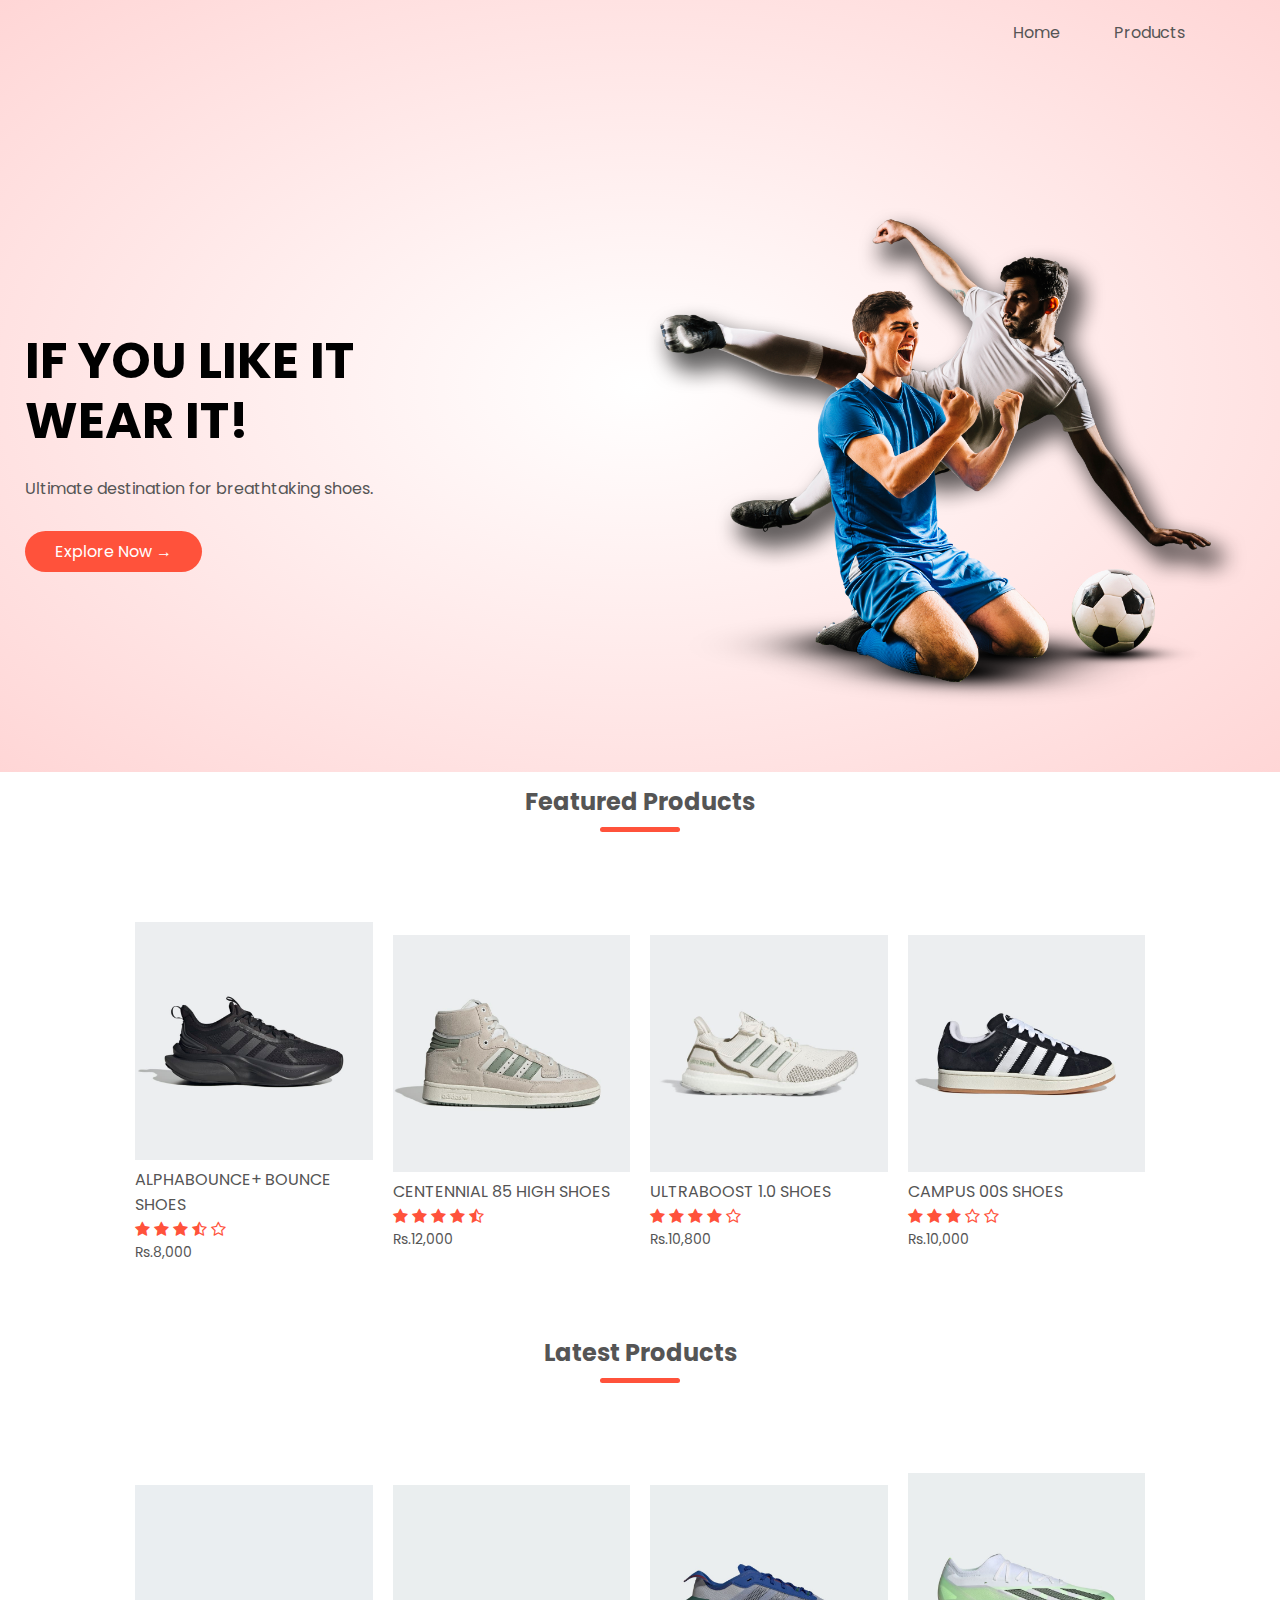
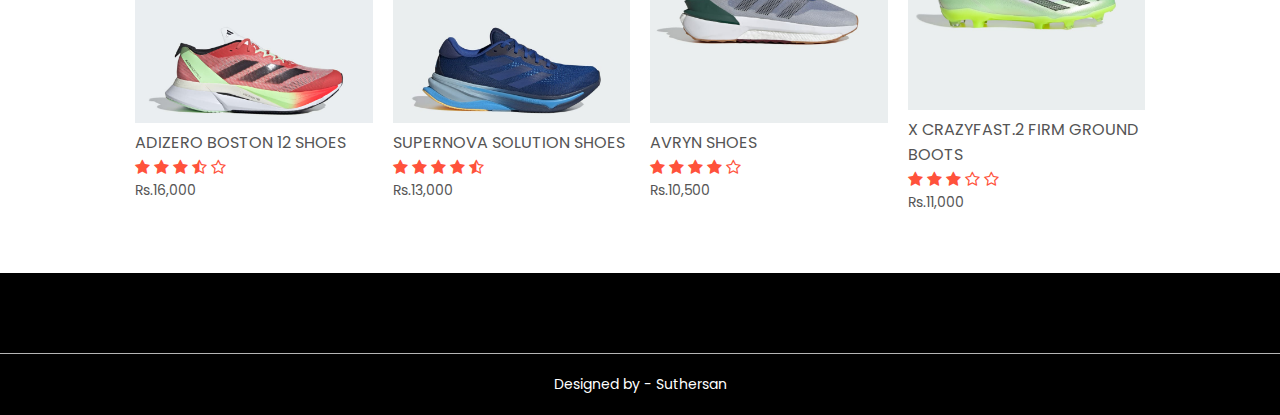
<file: index.html>
<!DOCTYPE html>
<html>
    
    <head>
        <meta charset="utf-8">
        <meta name="viewport" content="width-device-width, initial-scale=1.0">
        <title>Suthersan | Shoe website</title>
        <link rel="stylesheet" href="style.css">
        <link rel="preconnect" href="https://fonts.gstatic.com">
        <link href="https://fonts.googleapis.com/css2?family=Poppins:wght@200;300;400;500;600;700&display=swap" rel="stylesheet">
        <link rel="stylesheet" href="https://stackpath.bootstrapcdn.com/font-awesome/4.7.0/css/font-awesome.min.css">
        <link rel="stylesheet" href="style.css">

    </head>
    <body>
       <div class ="header">
        <div class="container">
            <div class="navbar">
                
                <nav>
                    <ul id="MenuItems">
                        <li><a href="index.html">Home</a></li>
                         <li><a href="products.html">Products</a></li>

                    </ul>
                </nav>
                <img src="assets/images/menu.png" class="menu-icon" onClick="menutoggle()" >
            </div>
            <div class="row">
                <div class="col-2">
                    <h1>IF YOU LIKE IT <br>WEAR IT!</h1>
                    <p>Ultimate destination for breathtaking shoes.</p>
                    <a href="products.html" class="btn">Explore Now &#8594;</a>
                </div>
                <div class="col-2">
                    <img src="assets/images/image1.png">
                </div>
            </div>
        </div>
    </div>
        <div class="small-container">
            <h2 class="title" >Featured Products</h2>
                <div class="row">
                    <div class="col-4">
                        <a href="product.html"><img src="assets/images/Alphabounce_Bounce_Shoes_Black_HP6142_01_standard.jpg"></a>
                        <a href="product.html"><h4>ALPHABOUNCE+ BOUNCE SHOES</h4></a>
                        <div class="rating">
                            <i class="fa fa-star" ></i>
                            <i class="fa fa-star" ></i>
                            <i class="fa fa-star" ></i>
                            <i class="fa fa-star-half-o" ></i>
                            <i class="fa fa-star-o" ></i>
                        </div>
                        <p>Rs.8,000</p>
                    </div>
                    <div class="col-4">
                        <a href="product1.html"><img src="assets/images/Centennial_85_High_Shoes_White_GY2537_01_standard.jpg"></a>
                        <a href="product1.html"><h4>CENTENNIAL 85 HIGH SHOES</h4></a>
                        <div class="rating">
                            <i class="fa fa-star" ></i>
                            <i class="fa fa-star" ></i>
                            <i class="fa fa-star" ></i>
                            <i class="fa fa-star" ></i>
                            <i class="fa fa-star-half-o" ></i>
                        </div>
                        <p>Rs.12,000</p>
                    </div>
                    <div class="col-4">
                        <a href="product2.html"><img src="assets/images/Ultraboost_1.0_Shoes_White_HQ6441_01_standard.jpg"></a>
                        <a href="product2.html"><h4>ULTRABOOST 1.0 SHOES</h4></a>
                        <div class="rating">
                            <i class="fa fa-star" ></i>
                            <i class="fa fa-star" ></i>
                            <i class="fa fa-star" ></i>
                            <i class="fa fa-star" ></i>
                            <i class="fa fa-star-o" ></i>
                        </div>
                        <p>Rs.10,800</p>
                    </div>
                    <div class="col-4">
                        <a href="product3.html"><img src="assets/images/Campus_00s_Shoes_Black_HQ8708_01_standard.jpg"></a>
                        <a href="product3.html"><h4>CAMPUS 00S SHOES</h4></a>
                        <div class="rating">
                            <i class="fa fa-star" ></i>
                            <i class="fa fa-star" ></i>
                            <i class="fa fa-star" ></i>
                            <i class="fa fa-star-o" ></i>
                            <i class="fa fa-star-o" ></i>
                        </div>
                        <p>Rs.10,000</p>
                    </div>  
                </div>
            
            
             <h2 class="title" >Latest Products</h2>
                <div class="row">
                    <div class="col-4">
                        <a href="product5.html"><img src="assets/images/Adizero_Boston_12_Shoes_Red_IG3329_HM1.jpg"></a>
                        <a href="product5.html"> <h4>ADIZERO BOSTON 12 SHOES</h4></a>
                        <div class="rating">
                            <i class="fa fa-star" ></i>
                            <i class="fa fa-star" ></i>
                            <i class="fa fa-star" ></i>
                            <i class="fa fa-star-half-o" ></i>
                            <i class="fa fa-star-o" ></i>
                        </div>
                        <p>Rs.16,000</p>
                    </div>
                    <div class="col-4">
                        <a href="product4.html"><img src="assets/images/Supernova_Solution_Shoes_Blue_IG5849_HM1.jpg"></a>
                        <a href="product4.html"><h4>SUPERNOVA SOLUTION SHOES</h4></a>
                        <div class="rating">
                            <i class="fa fa-star" ></i>
                            <i class="fa fa-star" ></i>
                            <i class="fa fa-star" ></i>
                            <i class="fa fa-star" ></i>
                            <i class="fa fa-star-half-o" ></i>
                        </div>
                        <p>Rs.13,000</p>
                    </div>
                    <div class="col-4">
                        <a href="product6.html"><img src="assets/images/Avryn_Shoes_Blue_IF8186_01_standard.jpg"></a>
                        <a href="product6.html"><h4>AVRYN SHOES</h4></a>
                        <div class="rating">
                            <i class="fa fa-star" ></i>
                            <i class="fa fa-star" ></i>
                            <i class="fa fa-star" ></i>
                            <i class="fa fa-star" ></i>
                            <i class="fa fa-star-o" ></i>
                        </div>
                        <p>Rs.10,500</p>
                    </div>
                    <div class="col-4">
                        <a href="product7.html"><img src="assets/images/X_Crazyfast.2_Firm_Ground_Boots_White_HQ4533_01_standard.jpg"></a>
                        <a href="product7.html"><h4>X CRAZYFAST.2 FIRM GROUND BOOTS</h4></a>
                        <div class="rating">
                            <i class="fa fa-star" ></i>
                            <i class="fa fa-star" ></i>
                            <i class="fa fa-star" ></i>
                            <i class="fa fa-star-o" ></i>
                            <i class="fa fa-star-o" ></i>
                        </div>
                        <p>Rs.11,000</p>
                    </div>  
                </div>
            
            </div>
        
        <div class ="footer">
         <hr>
            <p class="copyright">Designed by - Suthersan</p>
            
        </div>
    </div>
    </body>
</html>
</file>
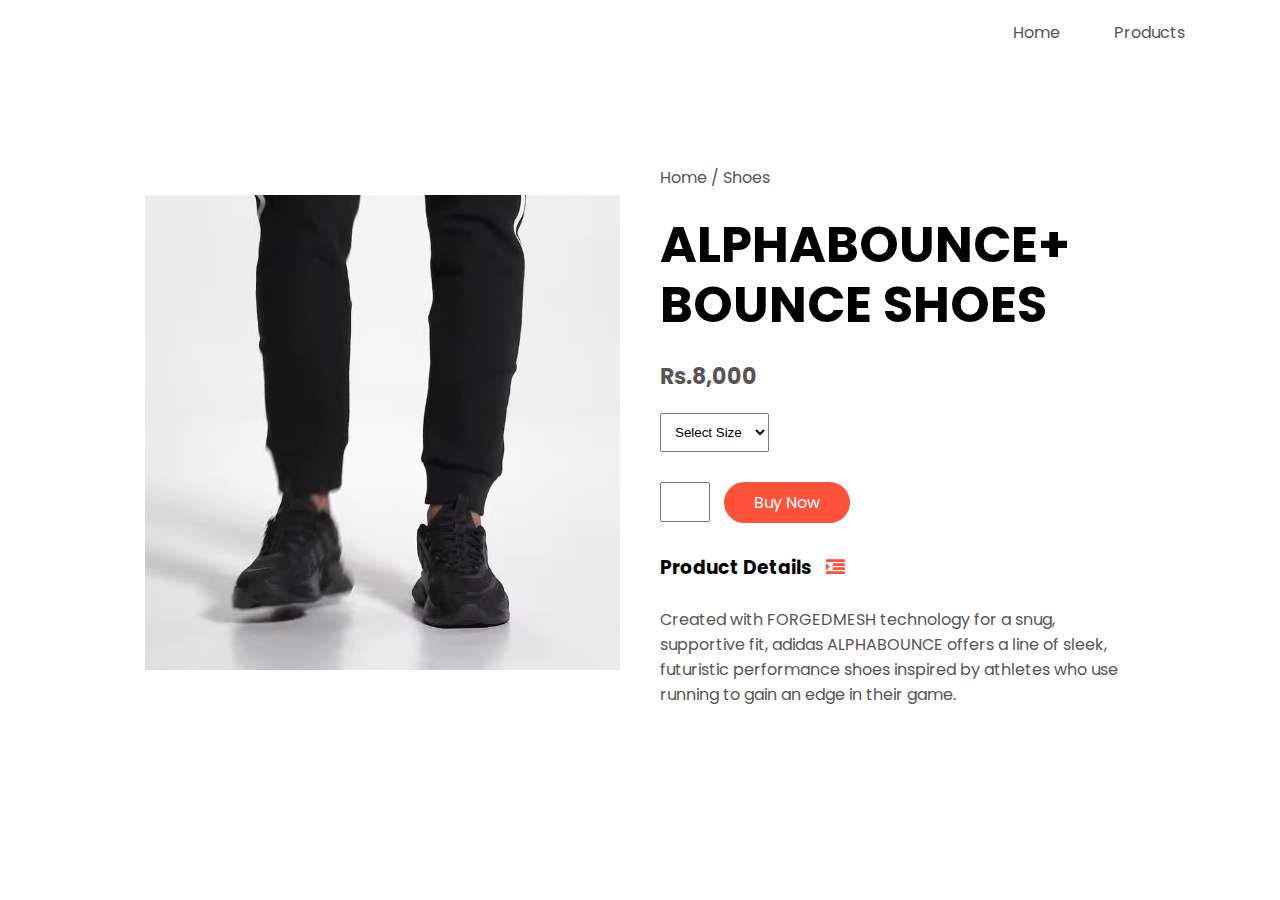
<file: product.html>
<!DOCTYPE html>
<html>
    
    <head>
        <meta charset="utf-8">
        <meta name="viewport" content="width-device-width, initial-scale=1.0">
        <title>All Products - Suthersan</title>
        <link rel="stylesheet" href="style.css">
        <link rel="preconnect" href="https://fonts.gstatic.com">
        <link href="https://fonts.googleapis.com/css2?family=Poppins:wght@200;300;400;500;600;700&display=swap" rel="stylesheet">
        <link rel="stylesheet" href="https://stackpath.bootstrapcdn.com/font-awesome/4.7.0/css/font-awesome.min.css">

    </head>
    <body>
        <div class="container">
            <div class="navbar">
            
                <nav>
                    <ul id="MenuItems">
                        <li><a href="index.html">Home</a></li>
                         <li><a href="products.html">Products</a></li>

                    </ul>
                </nav>
                <img src="assets/images/menu.png" class="menu-icon" onClick="menutoggle()" >
            </div>
           
        </div>

    
        
        <div class="small-container single-product">
            
            
          
            <div class="row">
                    <div class="col-2">
                        <video autoplay loop muted plays-inline src="assets/images/Alphabounce_Bounce_Shoes_Black_HP6142_video.mp4" width="100%" id="productImg">
            
                    </div>
                
                    <div class="col-2">
                        <p>Home / Shoes</p>
                        <h1>ALPHABOUNCE+ BOUNCE SHOES</h1>
                        <h4>Rs.8,000</h4>
                        <select>
                            <option>Select Size</option>
                            <option>6</option>
                            <option>7</option>
                            <option>8</option>
                            <option>9</option>
                            <option>10</option>
                        </select>
                        <input type="number" values="1">
                        <a href="" class="btn">Buy Now</a>
                        <h3>Product Details <i class="fa fa-indent" ></i></h3>
                        <br>
                        <p>Created with FORGEDMESH technology for a snug, supportive fit, adidas ALPHABOUNCE offers a line of sleek, futuristic performance shoes inspired by athletes who use running to gain an edge in their game.</p>
                </div>
            </div>
        
    </body>
</html>
</file>
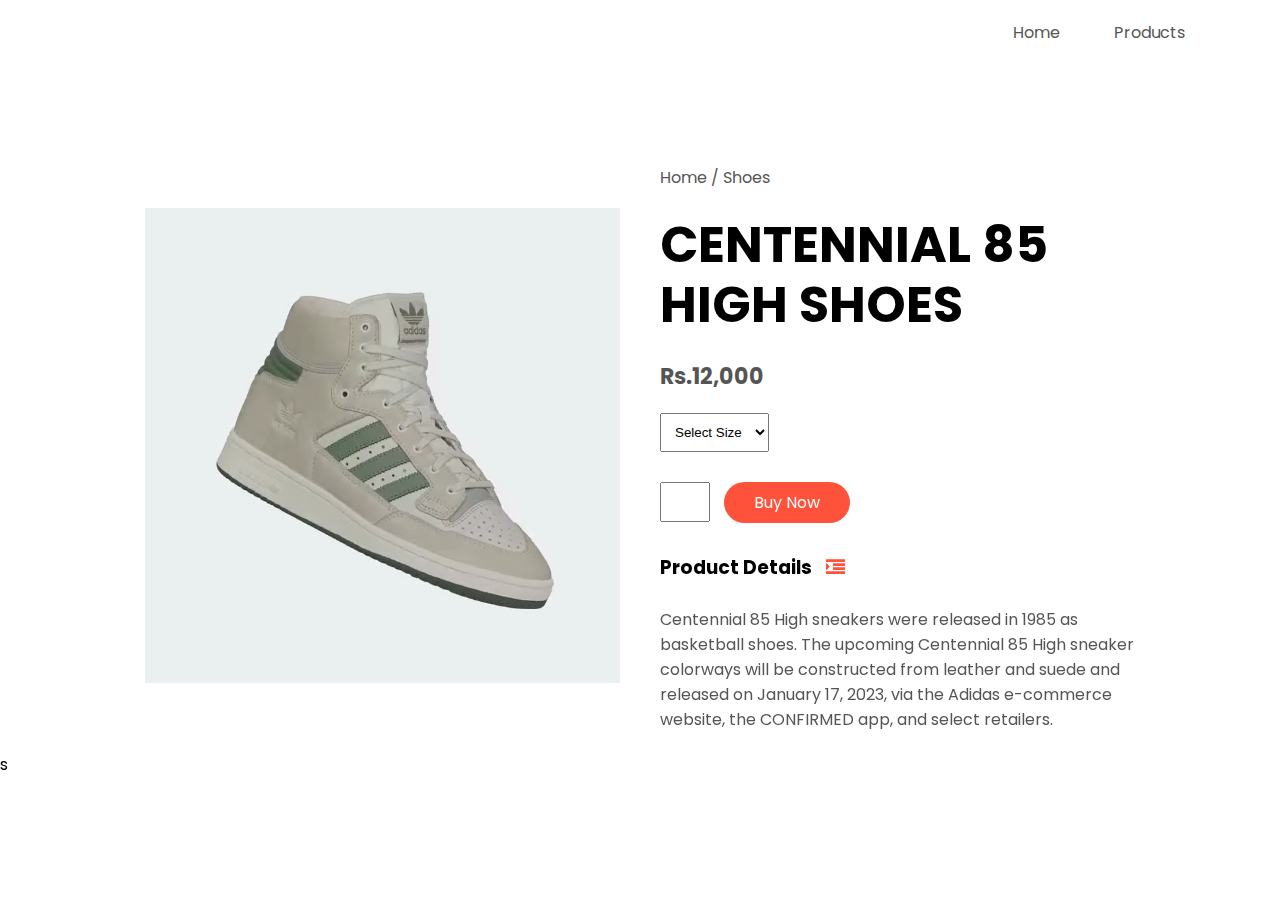
<file: product1.html>
<!DOCTYPE html>
<html>
    
    <head>
        <meta charset="utf-8">
        <meta name="viewport" content="width-device-width, initial-scale=1.0">
        <title>All Products - Suthersan</title>
        <link rel="stylesheet" href="style.css">
        <link rel="preconnect" href="https://fonts.gstatic.com">
        <link href="https://fonts.googleapis.com/css2?family=Poppins:wght@200;300;400;500;600;700&display=swap" rel="stylesheet">
        <link rel="stylesheet" href="https://stackpath.bootstrapcdn.com/font-awesome/4.7.0/css/font-awesome.min.css">

    </head>
    <body>
        <div class="container">
            <div class="navbar">
              
                <nav>
                    <ul id="MenuItems">
                        <li><a href="index.html">Home</a></li>
                         <li><a href="products.html">Products</a></li>

                    </ul>
                </nav>
                <img src="assets/images/menu.png" class="menu-icon" onClick="menutoggle()" >
            </div>
           
        </div>

    
        
        <div class="small-container single-product">
            
            
          
            <div class="row">
                    <div class="col-2">
                        <video autoplay loop muted plays-inline class src="assets/images/Centennial_85_High_Shoes_White_GY2537_video.mp4" width="100%" id="productImg"></video>
            
                    </div>
                
                    <div class="col-2">
                        <p>Home / Shoes</p>
                        <h1>CENTENNIAL 85 HIGH SHOES</h1>
                        <h4>Rs.12,000</h4>
                        <select>
                            <option>Select Size</option>
                            <option>6</option>
                            <option>7</option>
                            <option>8</option>
                            <option>9</option>
                            <option>10</option>
                        </select>
                        <input type="number" values="1">
                        <a href="" class="btn">Buy Now</a>
                        <h3>Product Details <i class="fa fa-indent" ></i></h3>
                        <br>
                        <p>Centennial 85 High sneakers were released in 1985 as basketball shoes. The upcoming Centennial 85 High sneaker colorways will be constructed from leather and suede and released on January 17, 2023, via the Adidas e-commerce website, the CONFIRMED app, and select retailers.</p>
                    </div>
                </div>
            </div>
            
        </div>
    </div>s
</file>
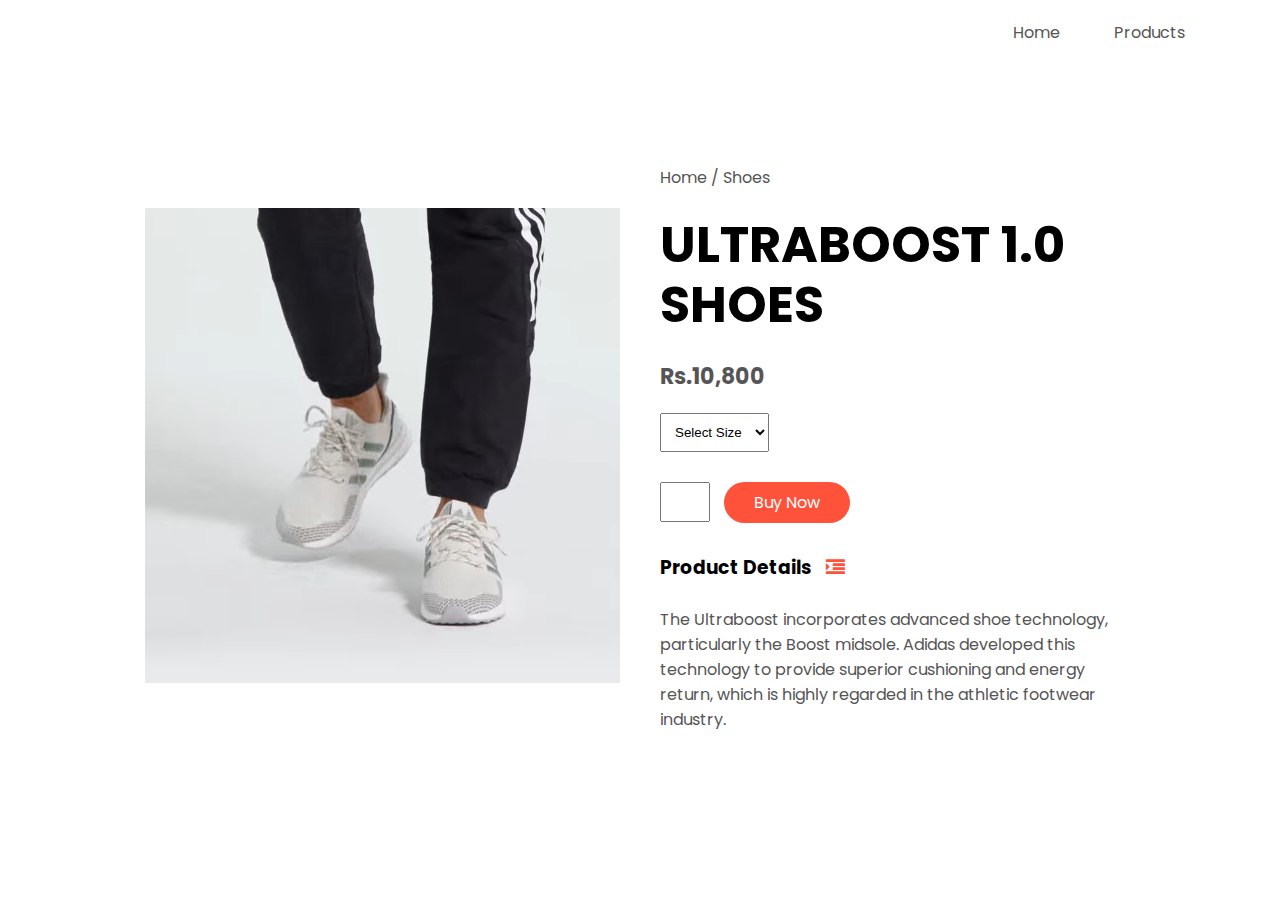
<file: product2.html>
<!DOCTYPE html>
<html>
    
    <head>
        <meta charset="utf-8">
        <meta name="viewport" content="width-device-width, initial-scale=1.0">
        <title>All Products - Suthersan</title>
        <link rel="stylesheet" href="style.css">
        <link rel="preconnect" href="https://fonts.gstatic.com">
        <link href="https://fonts.googleapis.com/css2?family=Poppins:wght@200;300;400;500;600;700&display=swap" rel="stylesheet">
        <link rel="stylesheet" href="https://stackpath.bootstrapcdn.com/font-awesome/4.7.0/css/font-awesome.min.css">

    </head>
    <body>
        <div class="container">
            <div class="navbar">
            
                <nav>
                    <ul id="MenuItems">
                        <li><a href="index.html">Home</a></li>
                         <li><a href="products.html">Products</a></li>

                    </ul>
                </nav>
                <img src="assets/images/menu.png" class="menu-icon" onClick="menutoggle()" >
            </div>
           
        </div>

    
       
        <div class="small-container single-product">
            
            
          
            <div class="row">
                    <div class="col-2">
                        <video autoplay loop muted plays-inline class src="assets/images/Ultraboost_1.0_Shoes_White_HQ6441_video.mp4" width="100%" id="productImg"></video>
            
                    </div>
                
                    <div class="col-2">
                        <p>Home / Shoes</p>
                        <h1>ULTRABOOST 1.0 SHOES</h1>
                        <h4>Rs.10,800</h4>
                        <select>
                            <option>Select Size</option>
                            <option>6</option>
                            <option>7</option>
                            <option>8</option>
                            <option>9</option>
                            <option>10</option>
                        </select>
                        <input type="number" values="1">
                        <a href="" class="btn">Buy Now</a>
                        <h3>Product Details <i class="fa fa-indent" ></i></h3>
                        <br>
                        <p>The Ultraboost incorporates advanced shoe technology, particularly the Boost midsole. Adidas developed this technology to provide superior cushioning and energy return, which is highly regarded in the athletic footwear industry.</p>
                    </div>
                </div>
            </div>

    </div>
</file>
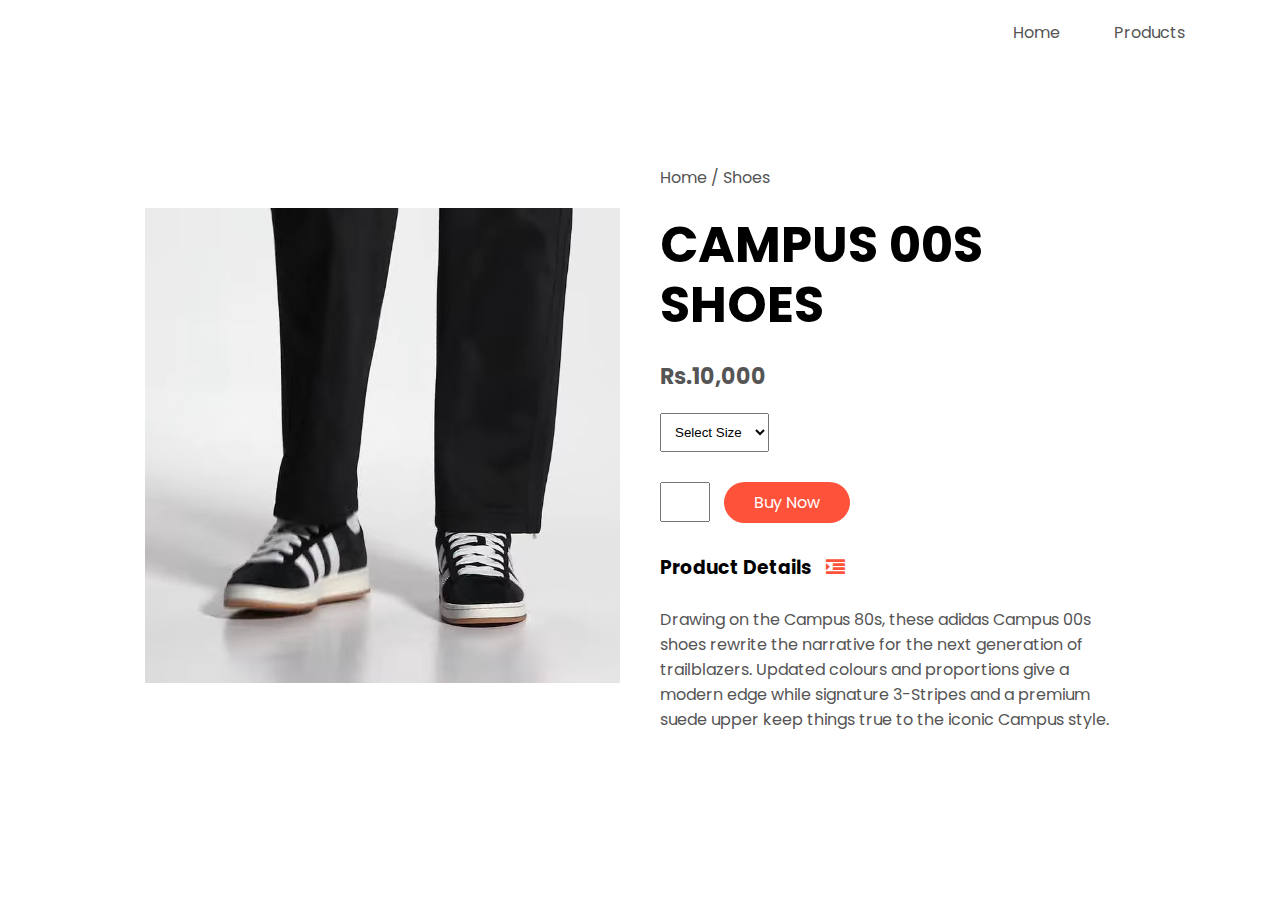
<file: product3.html>
<!DOCTYPE html>
<html>
    
    <head>
        <meta charset="utf-8">
        <meta name="viewport" content="width-device-width, initial-scale=1.0">
        <title>All Products - Suthersan</title>
        <link rel="stylesheet" href="style.css">
        <link rel="preconnect" href="https://fonts.gstatic.com">
        <link href="https://fonts.googleapis.com/css2?family=Poppins:wght@200;300;400;500;600;700&display=swap" rel="stylesheet">
        <link rel="stylesheet" href="https://stackpath.bootstrapcdn.com/font-awesome/4.7.0/css/font-awesome.min.css">

    </head>
    <body>
        <div class="container">
            <div class="navbar">
                
                <nav>
                    <ul id="MenuItems">
                        <li><a href="index.html">Home</a></li>
                         <li><a href="products.html">Products</a></li>

                    </ul>
                </nav>
                <img src="assets/images/menu.png" class="menu-icon" onClick="menutoggle()" >
            </div>
           
        </div>

    
       
        <div class="small-container single-product">
            
            
          
            <div class="row">
                    <div class="col-2">
                        <video autoplay loop muted plays-inline class src="assets/images/Campus_00s_Shoes_Black_HQ8708_video.mp4" width="100%" id="productImg"></video>
            
                    </div>
                
                    <div class="col-2">
                        <p>Home / Shoes</p>
                        <h1>CAMPUS 00S SHOES</h1>
                        <h4>Rs.10,000</h4>
                        <select>
                            <option>Select Size</option>
                            <option>6</option>
                            <option>7</option>
                            <option>8</option>
                            <option>9</option>
                            <option>10</option>
                        </select>
                        <input type="number" values="1">
                        <a href="" class="btn">Buy Now</a>
                        <h3>Product Details <i class="fa fa-indent" ></i></h3>
                        <br>
                        <p>Drawing on the Campus 80s, these adidas Campus 00s shoes rewrite the narrative for the next generation of trailblazers. Updated colours and proportions give a modern edge while signature 3-Stripes and a premium suede upper keep things true to the iconic Campus style.</p>
                    </div>
                </div>
            </div>

        </div>
    </div>
</file>
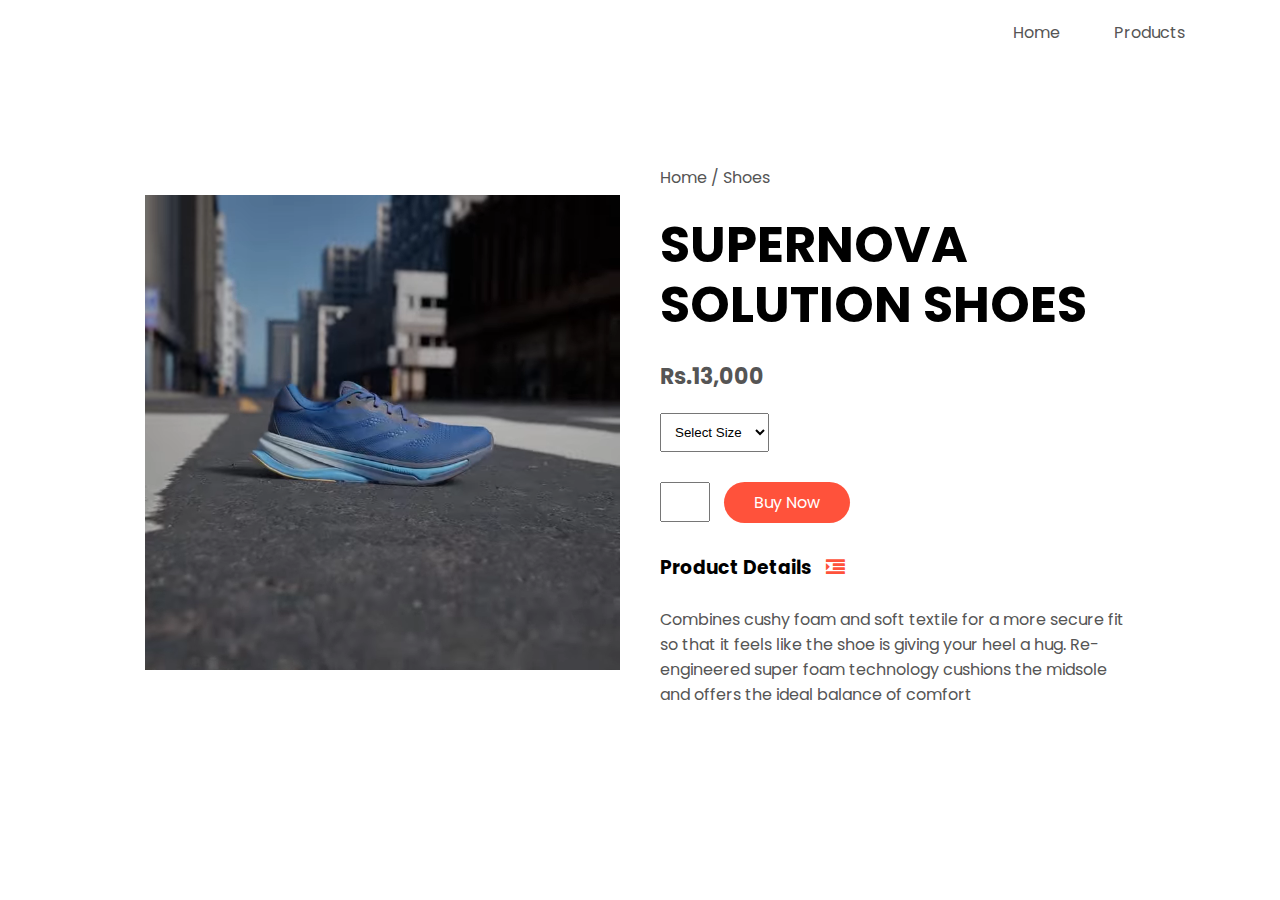
<file: product4.html>
<!DOCTYPE html>
<html>
    
    <head>
        <meta charset="utf-8">
        <meta name="viewport" content="width-device-width, initial-scale=1.0">
        <title>All Products - Suthersan</title>
        <link rel="stylesheet" href="style.css">
        <link rel="preconnect" href="https://fonts.gstatic.com">
        <link href="https://fonts.googleapis.com/css2?family=Poppins:wght@200;300;400;500;600;700&display=swap" rel="stylesheet">
        <link rel="stylesheet" href="https://stackpath.bootstrapcdn.com/font-awesome/4.7.0/css/font-awesome.min.css">

    </head>
    <body>
        <div class="container">
            <div class="navbar">
               
                <nav>
                    <ul id="MenuItems">
                        <li><a href="index.html">Home</a></li>
                         <li><a href="products.html">Products</a></li>

                    </ul>
                </nav>
                <img src="assets/images/menu.png" class="menu-icon" onClick="menutoggle()" >
            </div>
           
        </div>

    
        
        
        <div class="small-container single-product">
            
            
          
            <div class="row">
                    <div class="col-2">
                        <video autoplay loop muted plays-inline class src="assets/images/Supernova_Solution_Shoes_Blue_IG5849_video.mp4" width="100%" id="productImg"></video>
            
                    </div>
                
                    <div class="col-2">
                        <p>Home / Shoes</p>
                        <h1>SUPERNOVA SOLUTION SHOES</h1>
                        <h4>Rs.13,000</h4>
                        <select>
                            <option>Select Size</option>
                            <option>6</option>
                            <option>7</option>
                            <option>8</option>
                            <option>9</option>
                            <option>10</option>
                        </select>
                        <input type="number" values="1">
                        <a href="" class="btn">Buy Now</a>
                        <h3>Product Details <i class="fa fa-indent" ></i></h3>
                        <br>
                        <p>Combines cushy foam and soft textile for a more secure fit so that it feels like the shoe is giving your heel a hug. Re-engineered super foam technology cushions the midsole and offers the ideal balance of comfort </p>
                    </div>
                </div>
            </div>
    </div>
</file>
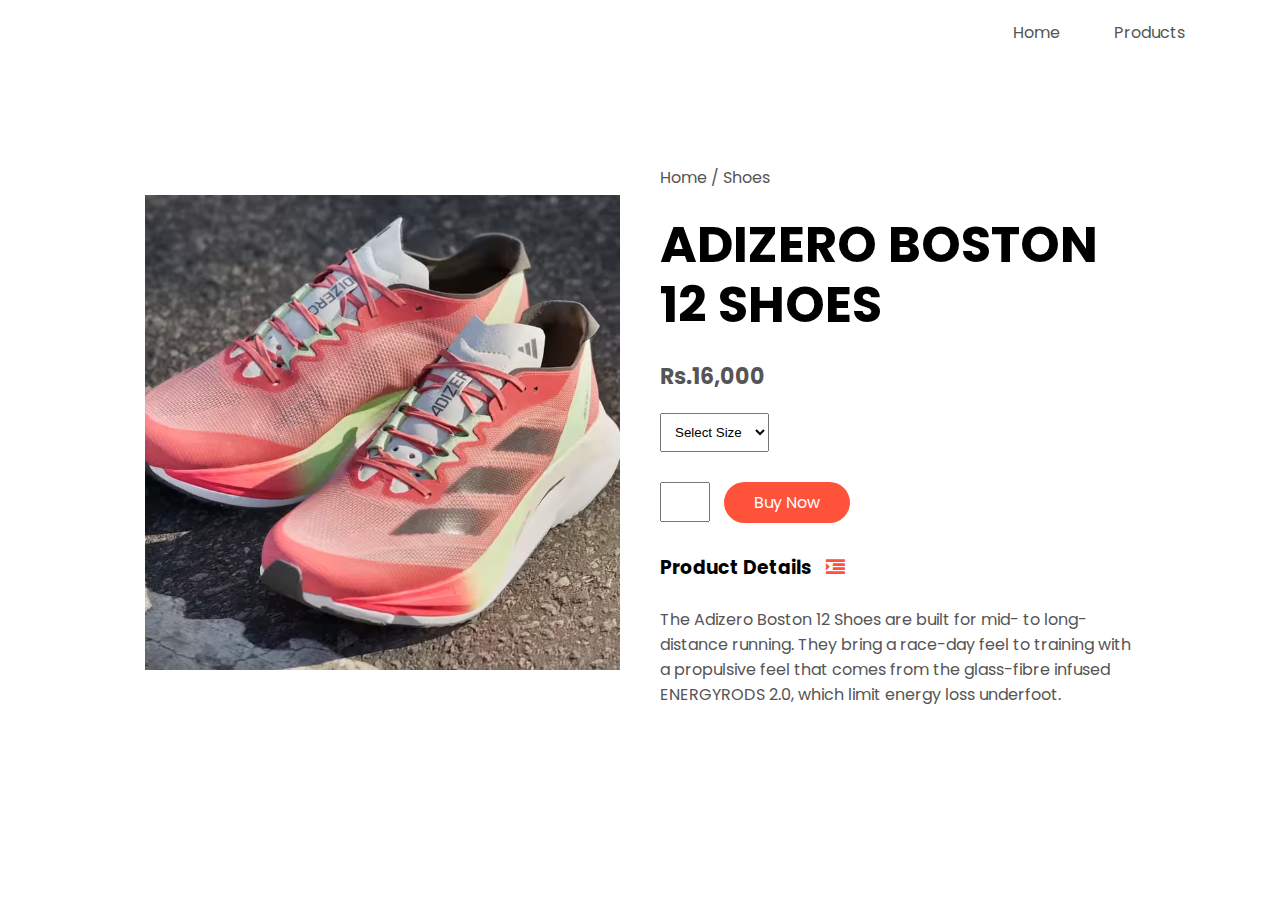
<file: product5.html>
<!DOCTYPE html>
<html>
    
    <head>
        <meta charset="utf-8">
        <meta name="viewport" content="width-device-width, initial-scale=1.0">
        <title>All Products - Suthersan</title>
        <link rel="stylesheet" href="style.css">
        <link rel="preconnect" href="https://fonts.gstatic.com">
        <link href="https://fonts.googleapis.com/css2?family=Poppins:wght@200;300;400;500;600;700&display=swap" rel="stylesheet">
        <link rel="stylesheet" href="https://stackpath.bootstrapcdn.com/font-awesome/4.7.0/css/font-awesome.min.css">

    </head>
    <body>
        <div class="container">
            <div class="navbar">
                
                <nav>
                    <ul id="MenuItems">
                        <li><a href="index.html">Home</a></li>
                         <li><a href="products.html">Products</a></li>

                    </ul>
                </nav>
                <img src="assets/images/menu.png" class="menu-icon" onClick="menutoggle()" >
            </div>
           
        </div>

    
        
       
        <div class="small-container single-product">
            
            
          
            <div class="row">
                    <div class="col-2">
                        <video autoplay loop muted plays-inline class src="assets/images/Adizero_Boston_12_Shoes_Red_IG3329_video.mp4" width="100%" id="productImg"></video>
            
                    </div>
                
                    <div class="col-2">
                        <p>Home / Shoes</p>
                        <h1>ADIZERO BOSTON 12 SHOES</h1>
                        <h4>Rs.16,000</h4>
                        <select>
                            <option>Select Size</option>
                            <option>6</option>
                            <option>7</option>
                            <option>8</option>
                            <option>9</option>
                            <option>10</option>
                        </select>
                        <input type="number" values="1">
                        <a href="" class="btn">Buy Now</a>
                        <h3>Product Details <i class="fa fa-indent" ></i></h3>
                        <br>
                        <p>The Adizero Boston 12 Shoes are built for mid- to long-distance running. They bring a race-day feel to training with a propulsive feel that comes from the glass-fibre infused ENERGYRODS 2.0, which limit energy loss underfoot.</p>
                    </div>
                </div>
            </div>

      
    </div>
</file>
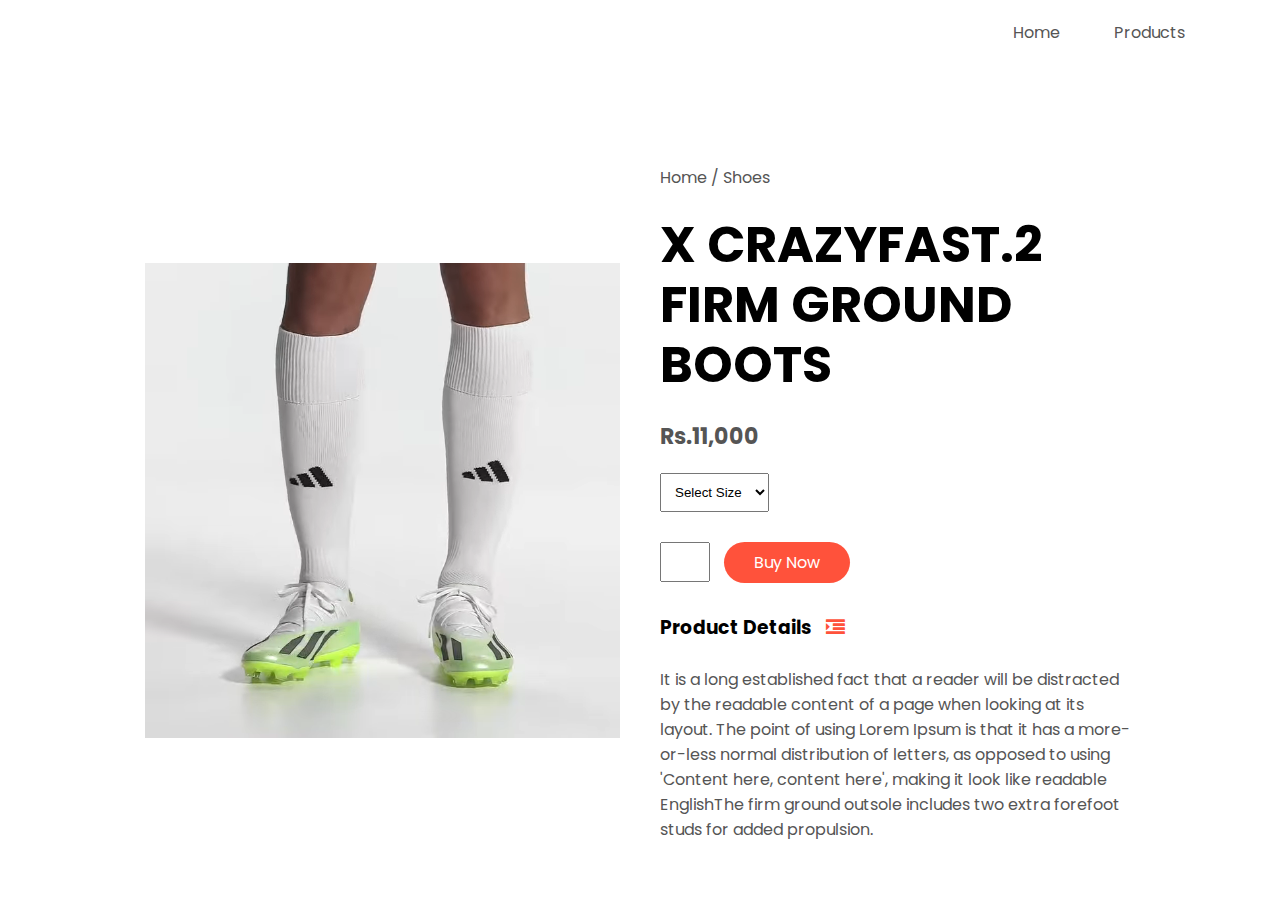
<file: product7.html>
<!DOCTYPE html>
<html>
    
    <head>
        <meta charset="utf-8">
        <meta name="viewport" content="width-device-width, initial-scale=1.0">
        <title>All Products - Suthersan</title>
        <link rel="stylesheet" href="style.css">
        <link rel="preconnect" href="https://fonts.gstatic.com">
        <link href="https://fonts.googleapis.com/css2?family=Poppins:wght@200;300;400;500;600;700&display=swap" rel="stylesheet">
        <link rel="stylesheet" href="https://stackpath.bootstrapcdn.com/font-awesome/4.7.0/css/font-awesome.min.css">

    </head>
    <body>
        <div class="container">
            <div class="navbar">
               
                <nav>
                    <ul id="MenuItems">
                        <li><a href="index.html">Home</a></li>
                         <li><a href="products.html">Products</a></li>

                    </ul>
                </nav>
                <img src="assets/images/menu.png" class="menu-icon" onClick="menutoggle()" >
            </div>
           
        </div>

    
        
       
        <div class="small-container single-product">
            
            
          
            <div class="row">
                    <div class="col-2">
                        <video autoplay loop muted plays-inline class src="assets/images/X_Crazyfast.2_Firm_Ground_Boots_White_HQ4533_video.mp4" width="100%" id="productImg"></video>
            
                    </div>
                
                    <div class="col-2">
                        <p>Home / Shoes</p>
                        <h1>X CRAZYFAST.2 FIRM GROUND BOOTS</h1>
                        <h4>Rs.11,000</h4>
                        <select>
                            <option>Select Size</option>
                            <option>6</option>
                            <option>7</option>
                            <option>8</option>
                            <option>9</option>
                            <option>10</option>
                        </select>
                        <input type="number" values="1">
                        <a href="" class="btn">Buy Now</a>
                        <h3>Product Details <i class="fa fa-indent" ></i></h3>
                        <br>
                        <p>It is a long established fact that a reader will be distracted by the readable content of a page when looking at its layout. The point of using Lorem Ipsum is that it has a more-or-less normal distribution of letters, as opposed to using 'Content here, content here', making it look like readable EnglishThe firm ground outsole includes two extra forefoot studs for added propulsion.</p>
                    </div>
                </div>
            </div>

    </div>
</file>
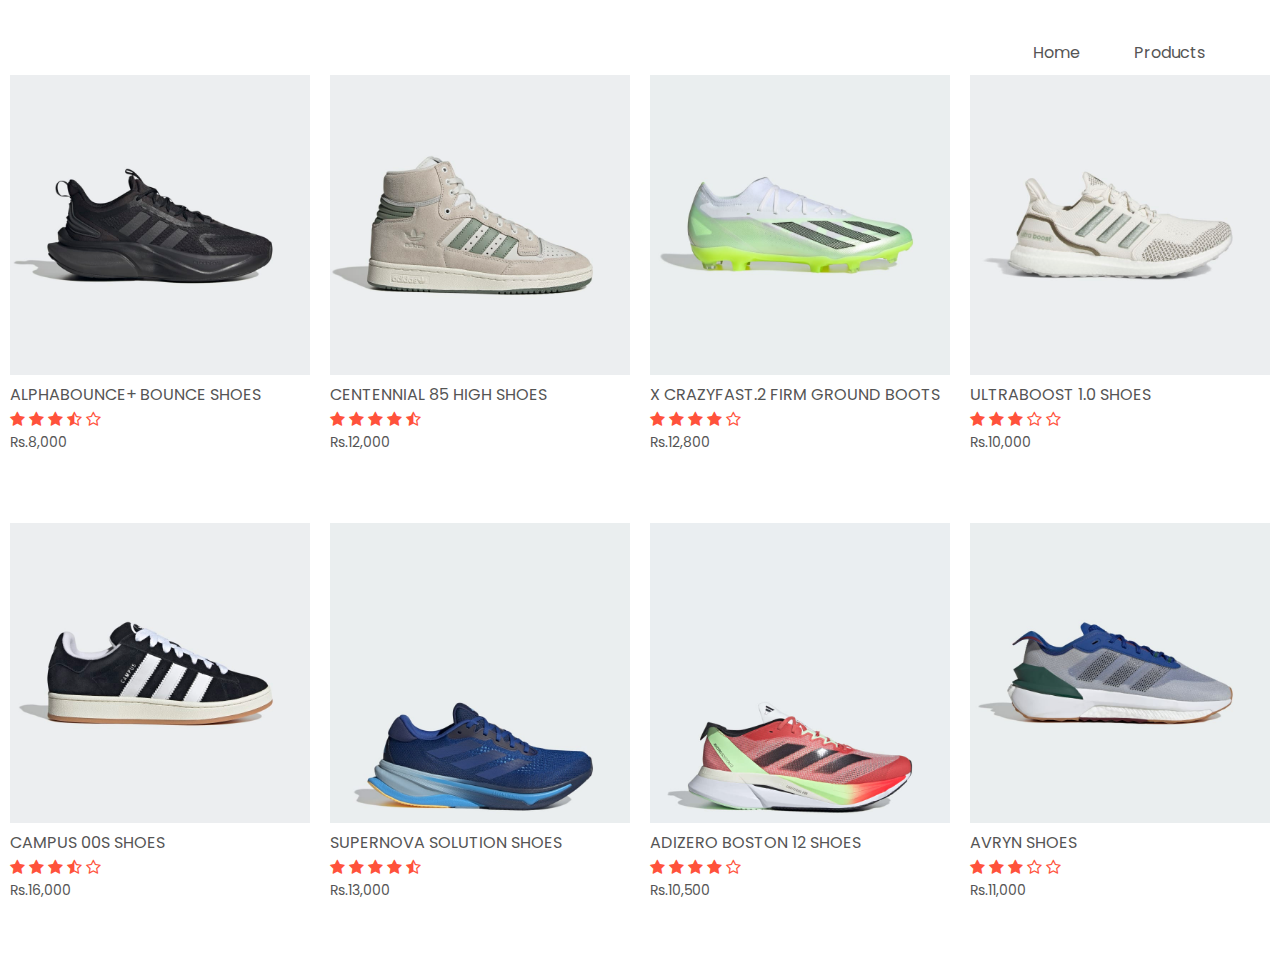
<file: products.html>
<!DOCTYPE html>
<html>
    
    <head>
        <meta charset="utf-8">
        <meta name="viewport" content="width-device-width, initial-scale=1.0">
        <title>All Products - Suthersan</title>
        <link rel="stylesheet" href="style.css">
        <link rel="preconnect" href="https://fonts.gstatic.com">
        <link href="https://fonts.googleapis.com/css2?family=Poppins:wght@200;300;400;500;600;700&display=swap" rel="stylesheet">
        <link rel="stylesheet" href="https://stackpath.bootstrapcdn.com/font-awesome/4.7.0/css/font-awesome.min.css">

    </head>
    <body>

        <div class="container">
            <div class="navbar">
               
                </div>
               <nav>
                    <ul id="MenuItems">
                        <li><a href="index.html">Home</a></li>
                         <li><a href="products.html">Products</a></li>

                    </ul>
                </nav>
                <img src="assets/images/menu.png" class="menu-icon" onClick="menutoggle()" >
            </div>
           
        </div>
    
            <div class="row">
                    <div class="col-4">
                        <a href="product.html"><img src="assets/images/Alphabounce_Bounce_Shoes_Black_HP6142_01_standard.jpg"></a>
                        <a href="product.html"><h4>ALPHABOUNCE+ BOUNCE SHOES</h4></a>
                        <div class="rating">
                            
                            <i class="fa fa-star" ></i>
                            <i class="fa fa-star" ></i>
                            <i class="fa fa-star" ></i>
                            <i class="fa fa-star-half-o" ></i>
                            <i class="fa fa-star-o" ></i>
                        </div>
                        <p>Rs.8,000</p>
                    </div>
                    <div class="col-4">
                        <a href="product1.html"><img src="assets/images/Centennial_85_High_Shoes_White_GY2537_01_standard.jpg"></a>
                        <h4>CENTENNIAL 85 HIGH SHOES</h4>
                        <div class="rating">
                            <i class="fa fa-star" ></i>
                            <i class="fa fa-star" ></i>
                            <i class="fa fa-star" ></i>
                            <i class="fa fa-star" ></i>
                            <i class="fa fa-star-half-o" ></i>
                        </div>
                        <p>Rs.12,000</p>
                    </div>
                    <div class="col-4">
                        <a href="product7.html"><img src="assets/images/X_Crazyfast.2_Firm_Ground_Boots_White_HQ4533_01_standard.jpg"></a>
                        <h4>X CRAZYFAST.2 FIRM GROUND BOOTS</h4>
                        <div class="rating">
                            <i class="fa fa-star" ></i>
                            <i class="fa fa-star" ></i>
                            <i class="fa fa-star" ></i>
                            <i class="fa fa-star" ></i>
                            <i class="fa fa-star-o" ></i>
                        </div>
                        <p>Rs.12,800</p>
                    </div>
                    <div class="col-4">
                        <a href="product2.html"><img src="assets/images/Ultraboost_1.0_Shoes_White_HQ6441_01_standard.jpg"></a>
                        <h4>ULTRABOOST 1.0 SHOES</h4>
                        <div class="rating">
                            <i class="fa fa-star" ></i>
                            <i class="fa fa-star" ></i>
                            <i class="fa fa-star" ></i>
                            <i class="fa fa-star-o" ></i>
                            <i class="fa fa-star-o" ></i>
                        </div>
                        <p>Rs.10,000</p>
                    </div>  
                </div>
            
            <!-------------- new row----------------->
            
            <div class="row">
                    <div class="col-4">
                        <a href="product3.html"><img src="assets/images/Campus_00s_Shoes_Black_HQ8708_01_standard.jpg"></a>
                        <h4>CAMPUS 00S SHOES</h4>
                        <div class="rating">
                            <i class="fa fa-star" ></i>
                            <i class="fa fa-star" ></i>
                            <i class="fa fa-star" ></i>
                            <i class="fa fa-star-half-o" ></i>
                            <i class="fa fa-star-o" ></i>
                        </div>
                        <p>Rs.16,000</p>
                    </div>
                    <div class="col-4">
                        <a href="product4.html"><img src="assets/images/Supernova_Solution_Shoes_Blue_IG5849_HM1.jpg"></a>
                        <h4>SUPERNOVA SOLUTION SHOES</h4>
                        <div class="rating">
                            <i class="fa fa-star" ></i>
                            <i class="fa fa-star" ></i>
                            <i class="fa fa-star" ></i>
                            <i class="fa fa-star" ></i>
                            <i class="fa fa-star-half-o" ></i>
                        </div>
                        <p>Rs.13,000</p>
                    </div>
                    <div class="col-4">
                        <a href="product5.html"><img src="assets/images/Adizero_Boston_12_Shoes_Red_IG3329_HM1.jpg"></a>
                        <h4>ADIZERO BOSTON 12 SHOES</h4>
                        <div class="rating">
                            <i class="fa fa-star" ></i>
                            <i class="fa fa-star" ></i>
                            <i class="fa fa-star" ></i>
                            <i class="fa fa-star" ></i>
                            <i class="fa fa-star-o" ></i>
                        </div>
                        <p>Rs.10,500</p>
                    </div>
                    <div class="col-4">
                        <a href="product6.html"><img src="assets/images/Avryn_Shoes_Blue_IF8186_01_standard.jpg"></a>
                        <h4>AVRYN SHOES</h4>
                        <div class="rating">
                            <i class="fa fa-star" ></i>
                            <i class="fa fa-star" ></i>
                            <i class="fa fa-star" ></i>
                            <i class="fa fa-star-o" ></i>
                            <i class="fa fa-star-o" ></i>
                        </div>
                        <p>Rs.11,000</p>
                    </div>  
                </div>       
    </body>
</html>
</file>
<file: style.css>
*{
    margin: 0;
    padding: 0;
    box-sizing: border-box;
}
body{
    font-family: 'Poppins', sans-serif;
}
.navbar{
    display:flex;
    align-items: center;
    padding:20px;
}
nav{
    flex: 1;
    text-align: right;
}

nav ul{
    display: inline-block;
    list-style-type: none;   
}

nav ul li{
    display: inline-block;
    margin-right: 50px;   
}

a{
    text-decoration: none;
    color: #555;
}
p{
    color: #555;
}
.container{
    max-width: 1300px;
    margin: auto;
    padding-left: 25px;
    padding-right: 25px;
}
.row{
    display: flex;
    align-items: center;
    flex-wrap: wrap;
    justify-content: space-around;
}

.col-2{
    flex-basis: 50%;
    min-width: 300px;
}
.col-2 img{
    max-width: 100%;
    padding: 50px 0;
} 

.col-2 h1{
    font-size: 50px;
    line-height: 60px;
    margin: 25px 0;
}

.btn{
    display: inline-block;
    background: #ff523b;
    color: #fff;
    padding:8px 30px;
    margin: 30px 0px;
    border-radius: 30px;
    transition:background 0.5s;
}
.btn:hover{
    background: #563434;
}
.header{
    background: radial-gradient(#fff, #ffd6d6);
}
.header .row{
    margin-top: 70px;
}
.col-3{
    flex-basis: 30%;
    min-width: 250px;
    margin-bottom: 30px;
}

.col-3 img{
   width: 100%;
}

.small-container{
    max-width: 1080px;
    margin: auto;
    padding-left: 25px;
    padding-right: 25px;   
}
.col-4{
    flex-basis: 25%;
    padding: 10px;
    min-width: 200px;
    margin-bottom: 50px;
    transition: transform 0.5s;
}
.col-4 img{
    width:100%;
}
.title{
    text-align: center;
    margin: 0 auto 80px;
    position: relative;
    line-height: 60px;
    color: #555;
}
.title::after{
    content: '';
    background: #ff523b;
    width: 80px;
    height: 5px;
    border-radius: 5px;
    position: absolute;
    bottom: 0;
    left: 50%;
    transform: translateX(-50%);
}
h4{
    color: #555;
    font-weight: normal;
}
.col-4 p{
    font-size: 14px;
}
.rating .fa{
    color: #ff523b;
}
.col-4:hover{
    transform:translateY(-5px);
}
.footer{
    background:#000; 
    color: #8a8a8a;
    font-size: 14px;
    padding:60px 0 20px;
}
.footer hr{
    border: none;
    background: #b5b5b5;
    height: 1px;
    margin: 20px 0;
}
.copyright{
    text-align: center;
    color: #fff;
}
.menu-icon{
    width: 28px;
    margin-left: 20px;  
    display:none;
}

/*menu query*/
@media only screen and (max-width:800px){
    nav ul{
        position: absolute;
        top:70px;
        left: 0;
        background: #333;
        width: 100%;
        overflow: hidden;
        transition: max-height 0.5s;
        
    }
    nav ul li{
        display: block;
        margin-right: 50px;
        margin-top: 10px;
        margin-bottom: 10px;
    }
    nav ul li a{
        color: #fff;
    }
    .menu-icon{ 
        display:block;
        cursor: pointer;
    }
}


@media only screen and (max-width:600px){
    .row{
        text-align: center;
    }
    .col-2 .col-3 .col-4{
        flex-basis: 100%;
    }
    .single-product .row{
        text-align: left;
    }
    .single-product .col-2{
        padding: 20px 0;
    }
    .single-product h1{
        font-size: 20px;
        line-height: 32px;
    }
    .cart-info p{
        display: none;
    }
    

}


.single-product{
    margin-top: 80px;
}
.single-product .col-2 img{
    padding:0;
}
.single-product .col-2{
    padding:20px;
}
.single-product h4{
    margin: 20px 0;
    font-size: 22px;
    font-weight: bold;
}
.single-product select{
    display: block;
    padding: 10px;
    margin-top: 20px;
}
.single-product input{
    width: 50px;
    height: 40px;
    padding-left: 10px;
    font-size: 20px;
    margin-right: 10px;
    border: apx solid #ff523b;
}
input:focus{
    outline: none;
}
.single-product .fa{
    color:#ff523b;
    margin-left: 10px;
}
.small-img-row{
   display:flex;
    justify-content: space-between;
}
.small-img-col{
    flex-basis: 24%;
    cursor: pointer;
}
</file>
